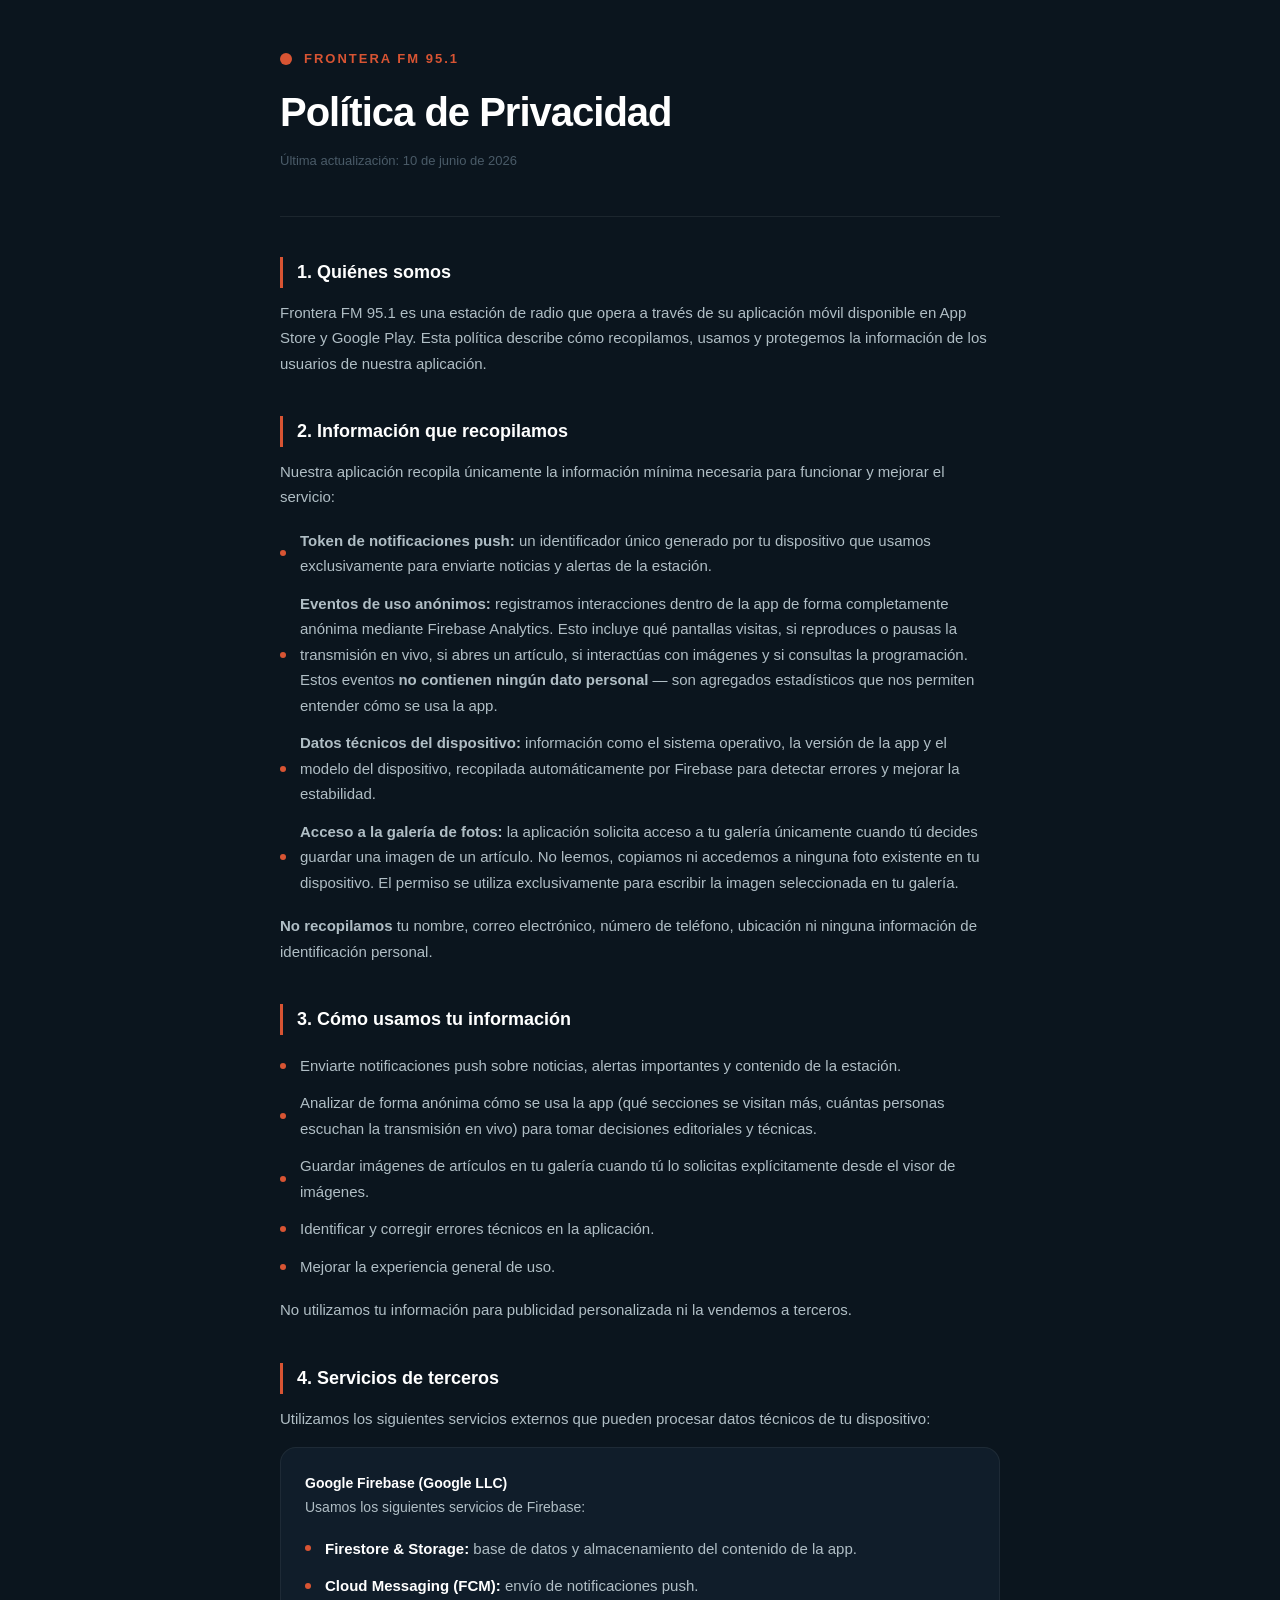
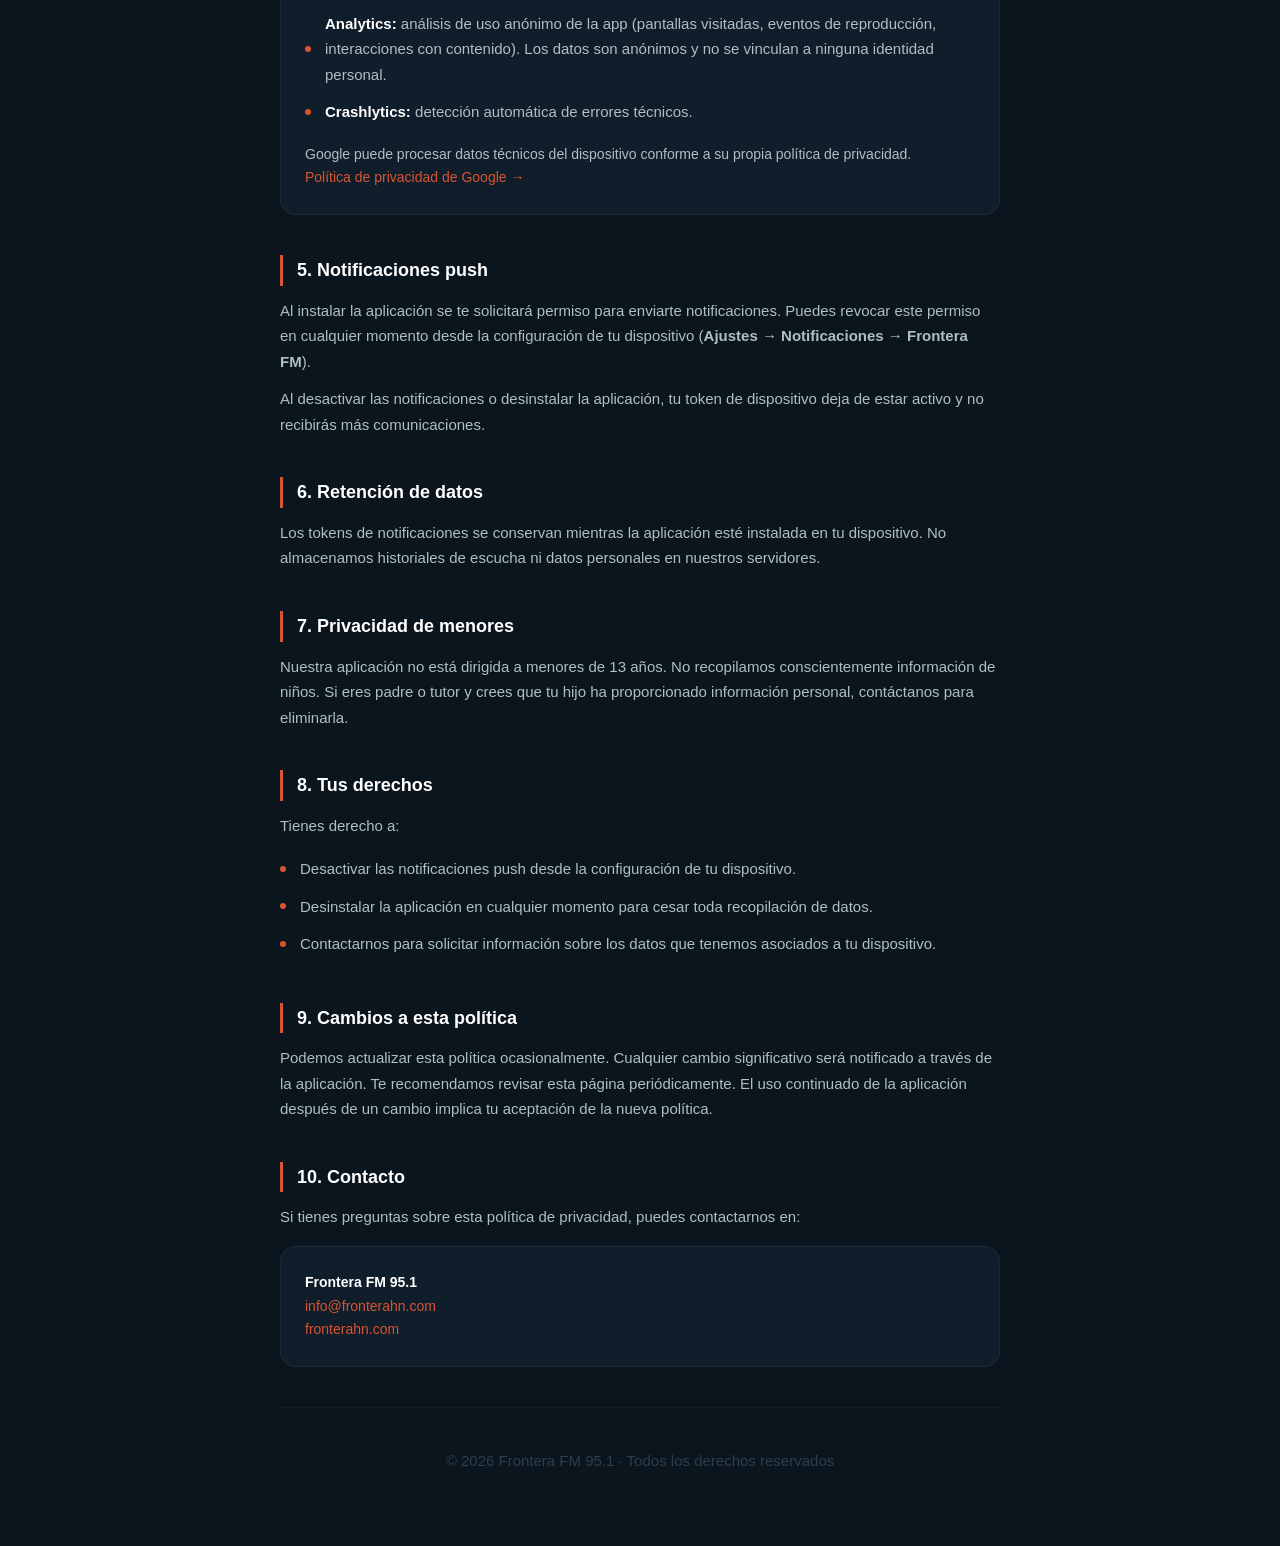
<file: privacidad.html>
<!doctype html>
<html lang="es">
  <head>
    <meta charset="UTF-8" />
    <meta name="viewport" content="width=device-width, initial-scale=1.0" />
    <title>Política de Privacidad — Frontera FM 95.1</title>
    <style>
      *,
      *::before,
      *::after {
        box-sizing: border-box;
        margin: 0;
        padding: 0;
      }

      body {
        font-family:
          -apple-system, BlinkMacSystemFont, "Segoe UI", Roboto, Helvetica,
          Arial, sans-serif;
        background-color: #0b151e;
        color: #b0bec5;
        line-height: 1.7;
        padding: 0 16px 60px;
      }

      .wrapper {
        max-width: 720px;
        margin: 0 auto;
      }

      header {
        padding: 48px 0 32px;
        border-bottom: 1px solid rgba(255, 255, 255, 0.07);
        margin-bottom: 40px;
      }

      .logo-line {
        display: flex;
        align-items: center;
        gap: 12px;
        margin-bottom: 20px;
      }

      .logo-dot {
        width: 12px;
        height: 12px;
        background: #d85433;
        border-radius: 50%;
      }

      .brand {
        color: #d85433;
        font-size: 13px;
        font-weight: 800;
        letter-spacing: 2px;
        text-transform: uppercase;
      }

      h1 {
        color: #ffffff;
        font-size: clamp(28px, 5vw, 40px);
        font-weight: 900;
        letter-spacing: -1px;
        line-height: 1.1;
        margin-bottom: 16px;
      }

      .updated {
        font-size: 13px;
        color: #4a5b68;
      }

      section {
        margin-bottom: 40px;
      }

      h2 {
        color: #ffffff;
        font-size: 18px;
        font-weight: 800;
        margin-bottom: 12px;
        padding-left: 14px;
        border-left: 3px solid #d85433;
      }

      p {
        margin-bottom: 12px;
        font-size: 15px;
      }

      ul {
        list-style: none;
        margin-bottom: 12px;
      }

      ul li {
        font-size: 15px;
        padding: 6px 0 6px 20px;
        position: relative;
      }

      ul li::before {
        content: "";
        position: absolute;
        left: 0;
        top: 50%;
        transform: translateY(-50%);
        width: 6px;
        height: 6px;
        background: #d85433;
        border-radius: 50%;
      }

      a {
        color: #d85433;
        text-decoration: none;
      }

      a:hover {
        text-decoration: underline;
      }

      .card {
        background: rgba(21, 36, 51, 0.6);
        border: 1px solid rgba(255, 255, 255, 0.06);
        border-radius: 16px;
        padding: 24px;
        margin-top: 16px;
      }

      .card p {
        margin: 0;
        font-size: 14px;
      }
      .card strong {
        color: #ffffff;
      }
      .card ul {
        margin-top: 10px;
      }
      .card .card-footer {
        margin-top: 10px;
      }

      footer {
        text-align: center;
        font-size: 12px;
        color: #2e3e4a;
        padding-top: 40px;
        border-top: 1px solid rgba(255, 255, 255, 0.04);
      }
    </style>
  </head>
  <body>
    <div class="wrapper">
      <header>
        <div class="logo-line">
          <div class="logo-dot"></div>
          <span class="brand">Frontera FM 95.1</span>
        </div>
        <h1>Política de Privacidad</h1>
        <p class="updated">Última actualización: 10 de junio de 2026</p>
      </header>

      <section>
        <h2>1. Quiénes somos</h2>
        <p>
          Frontera FM 95.1 es una estación de radio que opera a través de su
          aplicación móvil disponible en App Store y Google Play. Esta política
          describe cómo recopilamos, usamos y protegemos la información de los
          usuarios de nuestra aplicación.
        </p>
      </section>

      <section>
        <h2>2. Información que recopilamos</h2>
        <p>
          Nuestra aplicación recopila únicamente la información mínima necesaria
          para funcionar y mejorar el servicio:
        </p>
        <ul>
          <li>
            <strong>Token de notificaciones push:</strong> un identificador
            único generado por tu dispositivo que usamos exclusivamente para
            enviarte noticias y alertas de la estación.
          </li>
          <li>
            <strong>Eventos de uso anónimos:</strong> registramos interacciones
            dentro de la app de forma completamente anónima mediante Firebase
            Analytics. Esto incluye qué pantallas visitas, si reproduces o
            pausas la transmisión en vivo, si abres un artículo, si interactúas
            con imágenes y si consultas la programación. Estos eventos
            <strong>no contienen ningún dato personal</strong> — son agregados
            estadísticos que nos permiten entender cómo se usa la app.
          </li>
          <li>
            <strong>Datos técnicos del dispositivo:</strong> información como el
            sistema operativo, la versión de la app y el modelo del dispositivo,
            recopilada automáticamente por Firebase para detectar errores y
            mejorar la estabilidad.
          </li>
          <li>
            <strong>Acceso a la galería de fotos:</strong> la aplicación
            solicita acceso a tu galería únicamente cuando tú decides guardar
            una imagen de un artículo. No leemos, copiamos ni accedemos a
            ninguna foto existente en tu dispositivo. El permiso se utiliza
            exclusivamente para escribir la imagen seleccionada en tu galería.
          </li>
        </ul>
        <p>
          <strong>No recopilamos</strong> tu nombre, correo electrónico, número
          de teléfono, ubicación ni ninguna información de identificación
          personal.
        </p>
      </section>

      <section>
        <h2>3. Cómo usamos tu información</h2>
        <ul>
          <li>
            Enviarte notificaciones push sobre noticias, alertas importantes y
            contenido de la estación.
          </li>
          <li>
            Analizar de forma anónima cómo se usa la app (qué secciones se
            visitan más, cuántas personas escuchan la transmisión en vivo) para
            tomar decisiones editoriales y técnicas.
          </li>
          <li>
            Guardar imágenes de artículos en tu galería cuando tú lo solicitas
            explícitamente desde el visor de imágenes.
          </li>
          <li>Identificar y corregir errores técnicos en la aplicación.</li>
          <li>Mejorar la experiencia general de uso.</li>
        </ul>
        <p>
          No utilizamos tu información para publicidad personalizada ni la
          vendemos a terceros.
        </p>
      </section>

      <section>
        <h2>4. Servicios de terceros</h2>
        <p>
          Utilizamos los siguientes servicios externos que pueden procesar datos
          técnicos de tu dispositivo:
        </p>

        <div class="card">
          <p>
            <strong>Google Firebase (Google LLC)</strong><br />
            Usamos los siguientes servicios de Firebase:
          </p>
          <ul>
            <li>
              <strong>Firestore &amp; Storage:</strong> base de datos y
              almacenamiento del contenido de la app.
            </li>
            <li>
              <strong>Cloud Messaging (FCM):</strong> envío de notificaciones
              push.
            </li>
            <li>
              <strong>Analytics:</strong> análisis de uso anónimo de la app
              (pantallas visitadas, eventos de reproducción, interacciones con
              contenido). Los datos son anónimos y no se vinculan a ninguna
              identidad personal.
            </li>
            <li>
              <strong>Crashlytics:</strong> detección automática de errores
              técnicos.
            </li>
          </ul>
          <p class="card-footer">
            Google puede procesar datos técnicos del dispositivo conforme a su
            propia política de privacidad.<br />
            <a
              href="https://policies.google.com/privacy"
              target="_blank"
              rel="noopener"
            >
              Política de privacidad de Google →
            </a>
          </p>
        </div>
      </section>

      <section>
        <h2>5. Notificaciones push</h2>
        <p>
          Al instalar la aplicación se te solicitará permiso para enviarte
          notificaciones. Puedes revocar este permiso en cualquier momento desde
          la configuración de tu dispositivo (<strong
            >Ajustes → Notificaciones → Frontera FM</strong
          >).
        </p>
        <p>
          Al desactivar las notificaciones o desinstalar la aplicación, tu token
          de dispositivo deja de estar activo y no recibirás más comunicaciones.
        </p>
      </section>

      <section>
        <h2>6. Retención de datos</h2>
        <p>
          Los tokens de notificaciones se conservan mientras la aplicación esté
          instalada en tu dispositivo. No almacenamos historiales de escucha ni
          datos personales en nuestros servidores.
        </p>
      </section>

      <section>
        <h2>7. Privacidad de menores</h2>
        <p>
          Nuestra aplicación no está dirigida a menores de 13 años. No
          recopilamos conscientemente información de niños. Si eres padre o
          tutor y crees que tu hijo ha proporcionado información personal,
          contáctanos para eliminarla.
        </p>
      </section>

      <section>
        <h2>8. Tus derechos</h2>
        <p>Tienes derecho a:</p>
        <ul>
          <li>
            Desactivar las notificaciones push desde la configuración de tu
            dispositivo.
          </li>
          <li>
            Desinstalar la aplicación en cualquier momento para cesar toda
            recopilación de datos.
          </li>
          <li>
            Contactarnos para solicitar información sobre los datos que tenemos
            asociados a tu dispositivo.
          </li>
        </ul>
      </section>

      <section>
        <h2>9. Cambios a esta política</h2>
        <p>
          Podemos actualizar esta política ocasionalmente. Cualquier cambio
          significativo será notificado a través de la aplicación. Te
          recomendamos revisar esta página periódicamente. El uso continuado de
          la aplicación después de un cambio implica tu aceptación de la nueva
          política.
        </p>
      </section>

      <section>
        <h2>10. Contacto</h2>
        <p>
          Si tienes preguntas sobre esta política de privacidad, puedes
          contactarnos en:
        </p>
        <div class="card">
          <p>
            <strong>Frontera FM 95.1</strong><br />
            <a href="mailto:info@fronterahn.com">info@fronterahn.com</a><br />
            <a href="https://fronterahn.com" target="_blank" rel="noopener"
              >fronterahn.com</a
            >
          </p>
        </div>
      </section>

      <footer>
        <p>© 2026 Frontera FM 95.1 · Todos los derechos reservados</p>
      </footer>
    </div>
  </body>
</html>
</file>
